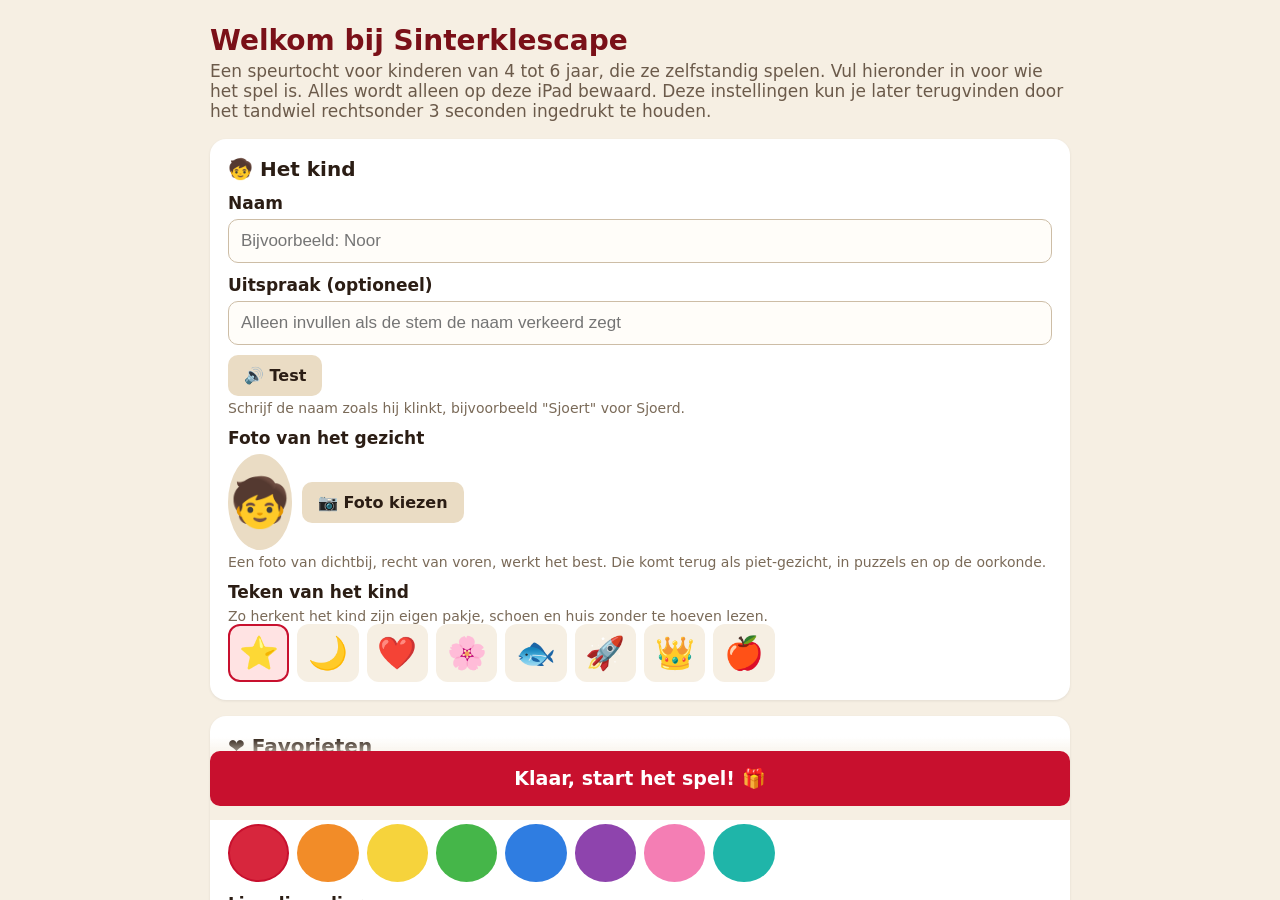
<file: index.html>
<!doctype html>
<html lang="nl">
<head>
<meta charset="utf-8">
<meta name="viewport" content="width=device-width, initial-scale=1, maximum-scale=1, user-scalable=no, viewport-fit=cover">
<title>Sinterklescape</title>
<meta name="description" content="Een sinterklaas-speurtocht voor kinderen van 4 tot 6 jaar.">
<meta name="theme-color" content="#7a1018">
<meta name="apple-mobile-web-app-capable" content="yes">
<meta name="mobile-web-app-capable" content="yes">
<meta name="apple-mobile-web-app-status-bar-style" content="black-translucent">
<meta name="apple-mobile-web-app-title" content="Sinterklescape">
<link rel="manifest" href="manifest.webmanifest">
<link rel="icon" href="img/icon.svg" type="image/svg+xml">
<link rel="apple-touch-icon" href="img/icon-180.png">
<link rel="stylesheet" href="css/app.css">
<script src="vendor/jsQR.js" defer></script>
<script type="module" src="js/main.js"></script>
</head>
<body>
<div id="viewport">
  <div id="stage"></div>
</div>
<div id="caption" aria-live="polite"></div>
<div id="rotate">
  <div class="rotate-icon">📱</div>
  <p>Draai de iPad een kwartslag</p>
</div>
<div id="overlay"></div>
<noscript>Dit spel heeft JavaScript nodig.</noscript>
</body>
</html>
</file>
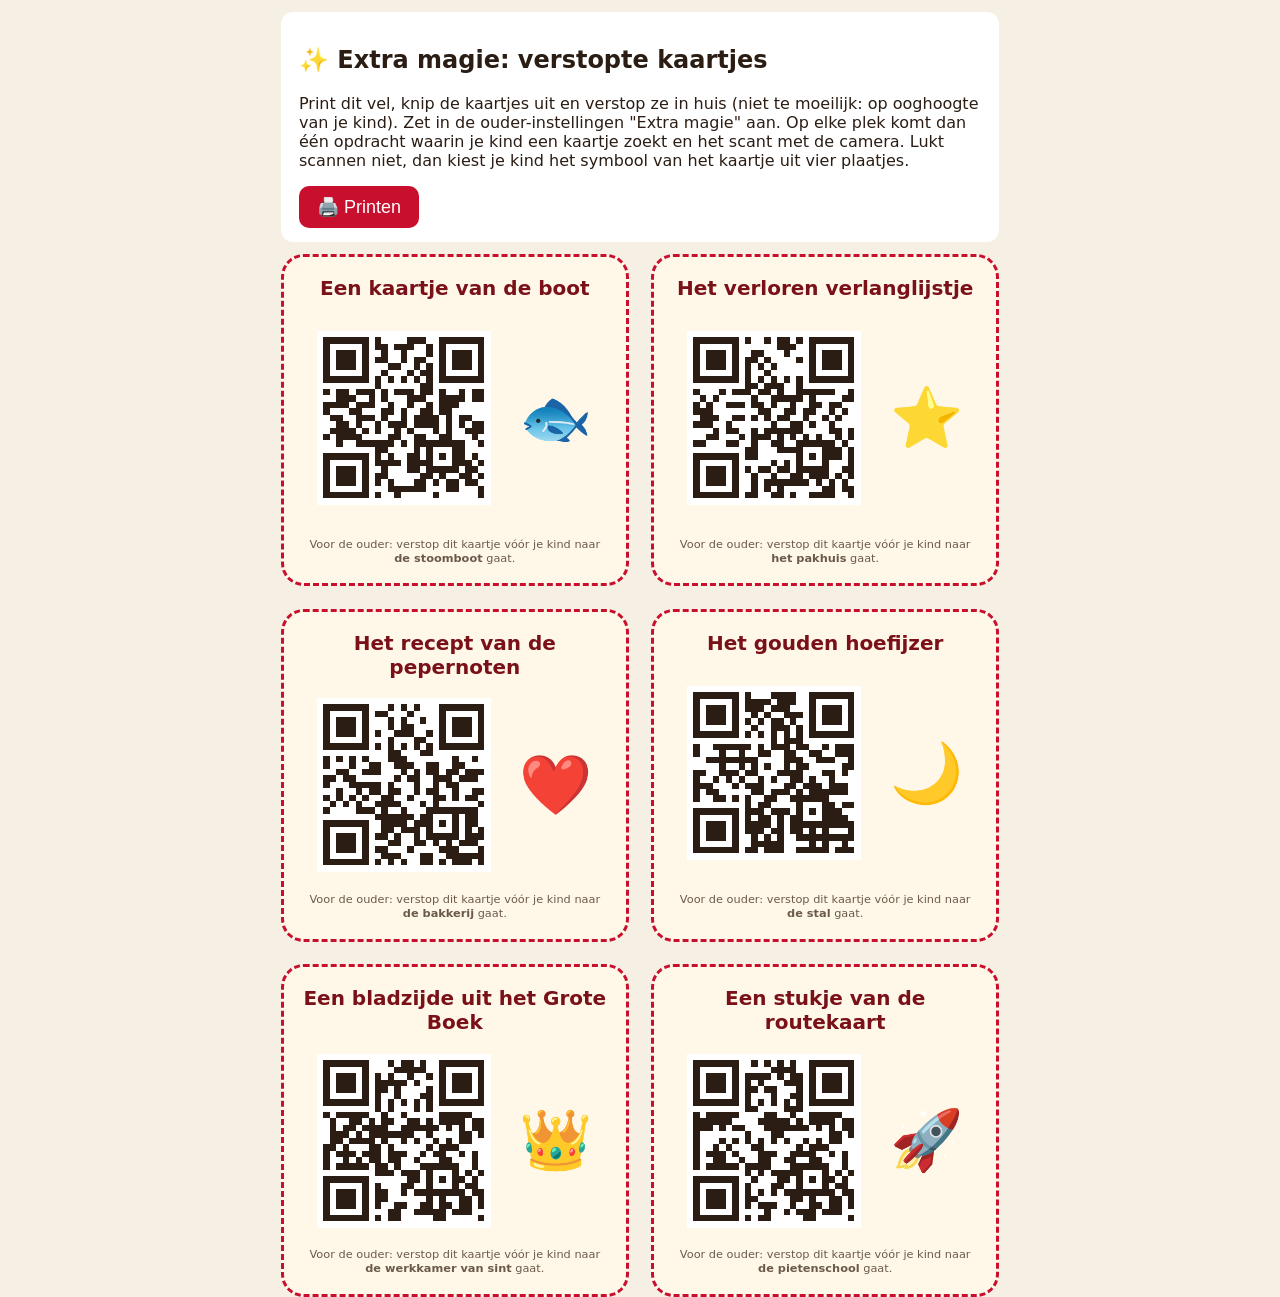
<file: print/kaartjes.html>
<!doctype html>
<html lang="nl"><head><meta charset="utf-8"><meta name="viewport" content="width=device-width, initial-scale=1">
<title>Sinterklescape kaartjes</title>
<style>
  @page { size: A4; margin: 10mm; }
  * { box-sizing: border-box; }
  body { font-family: ui-rounded, "Arial Rounded MT Bold", system-ui, sans-serif; margin: 0; background: #f6efe3; color: #2b1d14; }
  .uitleg { max-width: 190mm; margin: 12px auto; background: #fff; padding: 14px 18px; border-radius: 12px; }
  .uitleg button { font-size: 18px; padding: 10px 18px; border-radius: 10px; border: none; background: #c8102e; color: #fff; }
  .vel { display: grid; grid-template-columns: 1fr 1fr; gap: 6mm; width: 190mm; margin: 0 auto; }
  .kaart { border: 3px dashed #c8102e; border-radius: 6mm; padding: 5mm; background: #fff8e8; height: 88mm; display: flex; flex-direction: column; break-inside: avoid; }
  .titel { font-weight: 900; font-size: 15pt; text-align: center; color: #7a1018; }
  .midden { flex: 1; display: flex; align-items: center; justify-content: space-around; }
  .qr { width: 46mm; height: 46mm; } .qr svg { width: 100%; height: 100%; }
  .sym { font-size: 44pt; font-family: "Apple Color Emoji","Segoe UI Emoji","Noto Color Emoji",sans-serif; }
  .voet { font-size: 8.5pt; color: #6b5a4a; text-align: center; }
  @media print { .uitleg { display: none; } body { background: #fff; } }
</style></head><body>
<div class="uitleg">
  <h2>✨ Extra magie: verstopte kaartjes</h2>
  <p>Print dit vel, knip de kaartjes uit en verstop ze in huis (niet te moeilijk: op ooghoogte van je kind). Zet in de ouder-instellingen "Extra magie" aan. Op elke plek komt dan één opdracht waarin je kind een kaartje zoekt en het scant met de camera. Lukt scannen niet, dan kiest je kind het symbool van het kaartje uit vier plaatjes.</p>
  <button onclick="print()">🖨️ Printen</button>
</div>
<div class="vel">
<div class="kaart">
    <div class="titel">Een kaartje van de boot</div>
    <div class="midden"><div class="qr"><svg xmlns="http://www.w3.org/2000/svg" viewBox="0 0 27 27" shape-rendering="crispEdges"><path fill="#ffffff" d="M0 0h27v27H0z"/><path stroke="#2b1d14" d="M1 1.5h7m1 0h1m4 0h3m2 0h7M1 2.5h1m5 0h1m1 0h2m1 0h3m2 0h1m1 0h1m5 0h1M1 3.5h1m1 0h3m1 0h1m2 0h1m2 0h1m3 0h1m1 0h1m1 0h3m1 0h1M1 4.5h1m1 0h3m1 0h1m1 0h2m2 0h1m1 0h2m2 0h1m1 0h3m1 0h1M1 5.5h1m1 0h3m1 0h1m3 0h2m2 0h1m1 0h1m1 0h1m1 0h3m1 0h1M1 6.5h1m5 0h1m2 0h1m3 0h1m1 0h2m1 0h1m5 0h1M1 7.5h7m1 0h1m1 0h1m1 0h1m1 0h1m1 0h1m1 0h7M9 8.5h1m6 0h2M1 9.5h1m1 0h2m1 0h3m1 0h1m1 0h3m1 0h2m1 0h1m2 0h1m1 0h2M3 10.5h3m2 0h1m1 0h1m3 0h3m2 0h4m1 0h2M1 11.5h4m1 0h3m2 0h1m2 0h1m2 0h1m1 0h3M1 12.5h1m3 0h2m3 0h2m1 0h1m2 0h2m1 0h2M2 13.5h2m2 0h3m1 0h1m2 0h1m1 0h4m1 0h1m1 0h2M3 14.5h2m1 0h1m2 0h1m1 0h3m1 0h4m1 0h1m1 0h1m1 0h2M2 15.5h4m1 0h1m1 0h1m2 0h1m1 0h1m3 0h1m1 0h1m2 0h3M1 16.5h1m1 0h4m4 0h2m2 0h2m2 0h2m3 0h1M3 17.5h1m2 0h6m1 0h1m1 0h8m2 0h1M9 18.5h2m4 0h1m1 0h1m3 0h2M1 19.5h7m1 0h1m1 0h1m2 0h2m1 0h1m1 0h1m1 0h2m1 0h1M1 20.5h1m5 0h1m1 0h4m1 0h4m3 0h3m1 0h1M1 21.5h1m1 0h3m1 0h1m2 0h1m3 0h2m1 0h5m1 0h2M1 22.5h1m1 0h3m1 0h1m1 0h2m5 0h2m1 0h1m2 0h2m1 0h1M1 23.5h1m1 0h3m1 0h1m1 0h1m1 0h1m3 0h2m1 0h1m1 0h2m1 0h2M1 24.5h1m5 0h1m3 0h6m3 0h2m3 0h1M1 25.5h7m1 0h1m2 0h1m5 0h1m6 0h1"/></svg>
</div><div class="sym">🐟</div></div>
    <div class="voet">Voor de ouder: verstop dit kaartje vóór je kind naar <b>de stoomboot</b> gaat.</div>
  </div>
<div class="kaart">
    <div class="titel">Het verloren verlanglijstje</div>
    <div class="midden"><div class="qr"><svg xmlns="http://www.w3.org/2000/svg" viewBox="0 0 27 27" shape-rendering="crispEdges"><path fill="#ffffff" d="M0 0h27v27H0z"/><path stroke="#2b1d14" d="M1 1.5h7m1 0h1m2 0h1m1 0h2m1 0h1m1 0h7M1 2.5h1m5 0h1m6 0h3m2 0h1m5 0h1M1 3.5h1m1 0h3m1 0h1m2 0h2m3 0h1m3 0h1m1 0h3m1 0h1M1 4.5h1m1 0h3m1 0h1m1 0h2m1 0h1m4 0h1m1 0h1m1 0h3m1 0h1M1 5.5h1m1 0h3m1 0h1m1 0h1m1 0h1m1 0h1m5 0h1m1 0h3m1 0h1M1 6.5h1m5 0h1m1 0h1m2 0h1m6 0h1m5 0h1M1 7.5h7m1 0h1m1 0h1m1 0h1m1 0h1m1 0h1m1 0h7M9 8.5h2m1 0h3m2 0h1M1 9.5h1m3 0h1m1 0h3m1 0h2m1 0h1m2 0h6m2 0h1M2 10.5h1m1 0h1m5 0h1m2 0h5m1 0h1m4 0h2M1 11.5h1m1 0h1m2 0h3m1 0h2m1 0h1m2 0h1m2 0h2m1 0h2M1 12.5h3m7 0h2m2 0h2m1 0h2m2 0h1m1 0h1M2 13.5h3m2 0h2m1 0h1m1 0h1m1 0h2m2 0h1m2 0h1m1 0h1M1 14.5h3m2 0h1m6 0h1m2 0h2m1 0h1m2 0h1M4 15.5h1m1 0h2m2 0h1m1 0h6m4 0h2m1 0h1M3 16.5h2m3 0h1m1 0h3m1 0h1m1 0h1m1 0h1m1 0h1m2 0h1m1 0h1M1 17.5h2m3 0h2m2 0h1m2 0h2m2 0h6m1 0h1M9 18.5h2m3 0h4m3 0h3m1 0h1M1 19.5h7m1 0h2m6 0h1m1 0h1m1 0h3m1 0h1M1 20.5h1m5 0h1m5 0h1m1 0h1m1 0h1m3 0h1m3 0h1M1 21.5h1m1 0h3m1 0h1m1 0h1m1 0h2m1 0h2m1 0h5m2 0h2M1 22.5h1m1 0h3m1 0h1m2 0h1m2 0h1m2 0h2m1 0h3m1 0h1m1 0h1M1 23.5h1m1 0h3m1 0h1m2 0h1m1 0h7m1 0h1m1 0h1m1 0h1M1 24.5h1m5 0h1m2 0h1m1 0h1m1 0h1m6 0h2m1 0h2M1 25.5h7m1 0h2m2 0h2m1 0h1m2 0h4m2 0h1"/></svg>
</div><div class="sym">⭐</div></div>
    <div class="voet">Voor de ouder: verstop dit kaartje vóór je kind naar <b>het pakhuis</b> gaat.</div>
  </div>
<div class="kaart">
    <div class="titel">Het recept van de pepernoten</div>
    <div class="midden"><div class="qr"><svg xmlns="http://www.w3.org/2000/svg" viewBox="0 0 27 27" shape-rendering="crispEdges"><path fill="#ffffff" d="M0 0h27v27H0z"/><path stroke="#2b1d14" d="M1 1.5h7m3 0h1m1 0h1m1 0h1m3 0h7M1 2.5h1m5 0h1m1 0h2m3 0h1m4 0h1m5 0h1M1 3.5h1m1 0h3m1 0h1m3 0h1m1 0h1m2 0h1m2 0h1m1 0h3m1 0h1M1 4.5h1m1 0h3m1 0h1m3 0h1m1 0h2m4 0h1m1 0h3m1 0h1M1 5.5h1m1 0h3m1 0h1m1 0h1m2 0h3m2 0h1m1 0h1m1 0h3m1 0h1M1 6.5h1m5 0h1m3 0h1m3 0h2m2 0h1m5 0h1M1 7.5h7m1 0h1m1 0h1m1 0h1m1 0h1m1 0h1m1 0h7M11 8.5h2m3 0h2M1 9.5h1m1 0h1m1 0h1m1 0h1m3 0h3m7 0h1m2 0h1M1 10.5h1m3 0h1m2 0h2m2 0h3m2 0h2m2 0h2M3 11.5h2m2 0h3m3 0h1m1 0h1m1 0h2m1 0h2m1 0h3M1 12.5h2m1 0h2m6 0h1m1 0h2m2 0h3m1 0h3M1 13.5h1m3 0h5m1 0h1m3 0h1m2 0h1m1 0h2M3 14.5h1m2 0h1m1 0h2m1 0h2m2 0h1m1 0h2m2 0h1m2 0h2M1 15.5h1m1 0h1m1 0h1m1 0h1m2 0h2m2 0h1m3 0h2m1 0h1m1 0h2M2 16.5h1m1 0h1m1 0h1m2 0h4m3 0h1m1 0h1m6 0h1M1 17.5h1m4 0h3m1 0h1m2 0h1m3 0h8M9 18.5h6m1 0h2m3 0h1m1 0h2M1 19.5h7m2 0h4m1 0h3m1 0h1m1 0h1m1 0h2M1 20.5h1m5 0h1m2 0h2m1 0h3m1 0h1m3 0h1m1 0h1m1 0h1M1 21.5h1m1 0h3m1 0h1m1 0h2m1 0h1m2 0h1m1 0h5m1 0h3M1 22.5h1m1 0h3m1 0h1m3 0h2m2 0h2m1 0h1m1 0h1m1 0h3M1 23.5h1m1 0h3m1 0h1m1 0h2m3 0h1m4 0h3m3 0h1M1 24.5h1m5 0h1m2 0h3m3 0h2m2 0h6M1 25.5h7m1 0h1m1 0h1m1 0h1m2 0h2m1 0h1m1 0h3m1 0h1"/></svg>
</div><div class="sym">❤️</div></div>
    <div class="voet">Voor de ouder: verstop dit kaartje vóór je kind naar <b>de bakkerij</b> gaat.</div>
  </div>
<div class="kaart">
    <div class="titel">Het gouden hoefijzer</div>
    <div class="midden"><div class="qr"><svg xmlns="http://www.w3.org/2000/svg" viewBox="0 0 27 27" shape-rendering="crispEdges"><path fill="#ffffff" d="M0 0h27v27H0z"/><path stroke="#2b1d14" d="M1 1.5h7m1 0h1m3 0h4m2 0h7M1 2.5h1m5 0h1m1 0h4m1 0h3m2 0h1m5 0h1M1 3.5h1m1 0h3m1 0h1m1 0h3m1 0h3m3 0h1m1 0h3m1 0h1M1 4.5h1m1 0h3m1 0h1m2 0h1m1 0h1m2 0h3m1 0h1m1 0h3m1 0h1M1 5.5h1m1 0h3m1 0h1m1 0h1m1 0h1m1 0h2m1 0h1m2 0h1m1 0h3m1 0h1M1 6.5h1m5 0h1m2 0h1m2 0h3m1 0h1m1 0h1m5 0h1M1 7.5h7m1 0h1m1 0h1m1 0h1m1 0h1m1 0h1m1 0h7M13 8.5h1m1 0h3M1 9.5h1m2 0h6m1 0h1m1 0h3m1 0h2m2 0h1m1 0h3M1 10.5h1m3 0h1m2 0h1m2 0h2m2 0h2m2 0h2m2 0h3M3 11.5h8m4 0h3m2 0h3m2 0h1M5 12.5h1m2 0h1m1 0h1m1 0h1m2 0h1m1 0h2m5 0h2M1 13.5h2m2 0h3m1 0h2m3 0h4m3 0h2m1 0h1M1 14.5h1m2 0h1m1 0h1m1 0h1m2 0h1m1 0h1m2 0h2m1 0h1m2 0h1M1 15.5h3m3 0h1m1 0h3m3 0h2m1 0h3m1 0h3M1 16.5h1m1 0h2m5 0h2m1 0h3m1 0h1m1 0h6M1 17.5h1m2 0h2m1 0h1m1 0h1m2 0h2m2 0h6M9 18.5h1m1 0h2m4 0h1m3 0h2m1 0h2M1 19.5h7m1 0h3m1 0h3m1 0h1m1 0h1m1 0h3M1 20.5h1m5 0h1m1 0h1m1 0h2m1 0h1m1 0h2m3 0h4M1 21.5h1m1 0h3m1 0h1m1 0h4m1 0h1m1 0h10M1 22.5h1m1 0h3m1 0h1m1 0h3m1 0h2m1 0h2m1 0h1m1 0h1m3 0h1M1 23.5h1m1 0h3m1 0h1m2 0h1m1 0h1m1 0h1m2 0h9M1 24.5h1m5 0h1m2 0h5m4 0h1m1 0h1m2 0h1M1 25.5h7m1 0h2m1 0h3m2 0h5m1 0h3"/></svg>
</div><div class="sym">🌙</div></div>
    <div class="voet">Voor de ouder: verstop dit kaartje vóór je kind naar <b>de stal</b> gaat.</div>
  </div>
<div class="kaart">
    <div class="titel">Een bladzijde uit het Grote Boek</div>
    <div class="midden"><div class="qr"><svg xmlns="http://www.w3.org/2000/svg" viewBox="0 0 27 27" shape-rendering="crispEdges"><path fill="#ffffff" d="M0 0h27v27H0z"/><path stroke="#2b1d14" d="M1 1.5h7m3 0h1m1 0h2m1 0h1m2 0h7M1 2.5h1m5 0h1m4 0h5m2 0h1m5 0h1M1 3.5h1m1 0h3m1 0h1m1 0h1m1 0h1m2 0h1m2 0h1m1 0h1m1 0h3m1 0h1M1 4.5h1m1 0h3m1 0h1m1 0h5m1 0h1m3 0h1m1 0h3m1 0h1M1 5.5h1m1 0h3m1 0h1m1 0h2m1 0h1m4 0h1m1 0h1m1 0h3m1 0h1M1 6.5h1m5 0h1m1 0h1m2 0h1m3 0h2m1 0h1m5 0h1M1 7.5h7m1 0h1m1 0h1m1 0h1m1 0h1m1 0h1m1 0h7M9 8.5h1m1 0h1m3 0h1m1 0h1M1 9.5h1m1 0h5m2 0h1m2 0h1m5 0h5M2 10.5h1m2 0h2m1 0h1m1 0h2m2 0h2m1 0h1m1 0h4m1 0h2M2 11.5h1m1 0h2m1 0h4m2 0h6m1 0h1m1 0h1m1 0h2M2 12.5h3m1 0h1m1 0h7m2 0h1m4 0h2m1 0h1M2 13.5h2m1 0h4m1 0h1m2 0h1m1 0h1m2 0h1m1 0h1m1 0h2M1 14.5h2m1 0h1m3 0h2m1 0h1m5 0h1m1 0h3M1 15.5h1m1 0h3m1 0h3m1 0h3m2 0h1m1 0h2m2 0h1m1 0h1M1 16.5h1m2 0h1m1 0h1m1 0h2m1 0h2m2 0h1m3 0h2m3 0h1M1 17.5h1m1 0h5m1 0h2m1 0h1m3 0h6m2 0h1M9 18.5h3m1 0h3m1 0h1m3 0h1m1 0h1m1 0h1M1 19.5h7m6 0h2m1 0h1m1 0h1m1 0h2m1 0h1M1 20.5h1m5 0h1m1 0h1m3 0h2m2 0h1m3 0h1m1 0h2M1 21.5h1m1 0h3m1 0h1m1 0h2m2 0h1m1 0h8m1 0h2M1 22.5h1m1 0h3m1 0h1m1 0h2m6 0h1m1 0h1m2 0h2m1 0h1M1 23.5h1m1 0h3m1 0h1m1 0h1m2 0h2m2 0h2m1 0h2m1 0h2m1 0h1M1 24.5h1m5 0h1m3 0h2m2 0h5m1 0h3M1 25.5h7m1 0h1m1 0h2m5 0h2m5 0h1"/></svg>
</div><div class="sym">👑</div></div>
    <div class="voet">Voor de ouder: verstop dit kaartje vóór je kind naar <b>de werkkamer van sint</b> gaat.</div>
  </div>
<div class="kaart">
    <div class="titel">Een stukje van de routekaart</div>
    <div class="midden"><div class="qr"><svg xmlns="http://www.w3.org/2000/svg" viewBox="0 0 27 27" shape-rendering="crispEdges"><path fill="#ffffff" d="M0 0h27v27H0z"/><path stroke="#2b1d14" d="M1 1.5h7m2 0h1m1 0h1m1 0h1m1 0h1m2 0h7M1 2.5h1m5 0h1m5 0h4m2 0h1m5 0h1M1 3.5h1m1 0h3m1 0h1m1 0h4m1 0h1m1 0h2m1 0h1m1 0h3m1 0h1M1 4.5h1m1 0h3m1 0h1m1 0h1m1 0h1m3 0h3m1 0h1m1 0h3m1 0h1M1 5.5h1m1 0h3m1 0h1m1 0h2m1 0h2m3 0h1m1 0h1m1 0h3m1 0h1M1 6.5h1m5 0h1m1 0h1m3 0h1m2 0h2m1 0h1m5 0h1M1 7.5h7m1 0h1m1 0h1m1 0h1m1 0h1m1 0h1m1 0h7M9 8.5h2m4 0h3M1 9.5h1m1 0h5m4 0h2m2 0h1m2 0h5M1 10.5h6m4 0h5m1 0h1m1 0h4m1 0h2M1 11.5h3m1 0h1m1 0h2m3 0h7m1 0h1m1 0h1m1 0h2M1 12.5h1m7 0h1m3 0h2m7 0h2m1 0h1M1 13.5h1m3 0h1m1 0h1m1 0h1m1 0h1m1 0h1m1 0h1m2 0h1m1 0h1m1 0h2M1 14.5h1m2 0h1m1 0h1m3 0h2m5 0h1m1 0h3M1 15.5h1m1 0h3m1 0h1m3 0h3m2 0h4m2 0h1m1 0h1M1 16.5h1m2 0h2m2 0h1m2 0h2m2 0h2m2 0h2m3 0h1M1 17.5h1m1 0h5m1 0h4m3 0h6m2 0h1M9 18.5h1m1 0h1m1 0h5m3 0h1m1 0h1m1 0h1M1 19.5h7m2 0h1m3 0h2m1 0h1m1 0h1m1 0h2m1 0h1M1 20.5h1m5 0h1m1 0h1m3 0h2m2 0h1m3 0h1m1 0h2M1 21.5h1m1 0h3m1 0h1m1 0h1m1 0h1m1 0h1m1 0h8m1 0h2M1 22.5h1m1 0h3m1 0h1m1 0h2m5 0h2m1 0h1m2 0h2m1 0h1M1 23.5h1m1 0h3m1 0h1m1 0h1m1 0h3m2 0h1m2 0h2m1 0h2m1 0h1M1 24.5h1m5 0h1m4 0h1m2 0h1m1 0h3m1 0h3M1 25.5h7m1 0h1m1 0h2m5 0h2m5 0h1"/></svg>
</div><div class="sym">🚀</div></div>
    <div class="voet">Voor de ouder: verstop dit kaartje vóór je kind naar <b>de pietenschool</b> gaat.</div>
  </div>
</div>
</body></html>
</file>
<file: css/app.css>
:root {
  --rood: #c8102e;
  --rood-donker: #7a1018;
  --goud: #f2b632;
  --goud-licht: #ffe08a;
  --nacht: #1d2b53;
  --nacht-licht: #34477e;
  --hout: #9a5b2e;
  --hout-licht: #d9a066;
  --creme: #fff6e5;
  --groen: #3fa34d;
  --inkt: #2b1d14;
  --font: ui-rounded, "SF Pro Rounded", "Arial Rounded MT Bold", "Nunito", system-ui, sans-serif;
  --emoji: "Apple Color Emoji", "Segoe UI Emoji", "Noto Color Emoji", sans-serif;
}

* { box-sizing: border-box; -webkit-tap-highlight-color: transparent; }

html, body {
  margin: 0; height: 100%; overflow: hidden;
  background: #120c08;
  color: var(--inkt);
  font-family: var(--font);
  -webkit-user-select: none; user-select: none;
  -webkit-touch-callout: none;
  touch-action: none;
  overscroll-behavior: none;
}

button { font-family: inherit; }

#viewport {
  position: fixed; inset: 0;
  display: flex; align-items: center; justify-content: center;
  overflow: hidden;
}

#stage {
  position: absolute;
  width: 1200px; height: 860px;
  left: 50%; top: 50%;
  transform-origin: 0 0;
  overflow: hidden;
  background: var(--creme);
  border-radius: 0;
}

.screen { position: absolute; inset: 0; overflow: hidden; }

/* ---------- caption (ondertitel voor ouders) ---------- */
#caption {
  position: fixed; left: 50%; bottom: max(4px, env(safe-area-inset-bottom));
  transform: translateX(-50%);
  max-width: 60vw;
  padding: 4px 14px; border-radius: 14px;
  background: rgba(0,0,0,.45); color: #fff;
  font-size: 13px; line-height: 1.3; text-align: center;
  pointer-events: none; opacity: 0; transition: opacity .3s;
  z-index: 50;
}
#caption.on { opacity: 1; }

/* ---------- draai-scherm ---------- */
#rotate {
  display: none; position: fixed; inset: 0; z-index: 100;
  background: var(--rood-donker); color: #fff;
  flex-direction: column; align-items: center; justify-content: center;
  font-size: 28px; text-align: center; padding: 24px;
}
#rotate .rotate-icon { font-size: 120px; font-family: var(--emoji); animation: rotate-hint 2.4s ease-in-out infinite; }
@keyframes rotate-hint { 0%,30% { transform: rotate(0); } 60%,100% { transform: rotate(-90deg); } }
@media (orientation: portrait) {
  body.game #rotate { display: flex; }
}

/* ---------- algemene knoppen ---------- */
.emoji { font-family: var(--emoji); line-height: 1; }

.big-btn {
  border: none; cursor: pointer;
  min-width: 110px; min-height: 110px;
  border-radius: 999px;
  background: radial-gradient(circle at 35% 30%, #ffe08a, var(--goud) 60%, #c98a12);
  box-shadow: 0 8px 0 #9a6a0c, 0 14px 24px rgba(0,0,0,.25);
  font-size: 60px;
  display: inline-flex; align-items: center; justify-content: center;
  transition: transform .1s;
}
.big-btn:active { transform: translateY(6px); box-shadow: 0 2px 0 #9a6a0c; }
.big-btn.groen { background: radial-gradient(circle at 35% 30%, #a9eaa0, #3fa34d 60%, #2a7535); box-shadow: 0 8px 0 #1f5a28, 0 14px 24px rgba(0,0,0,.25); }

.corner-btn {
  position: absolute; z-index: 20;
  width: 92px; height: 92px; border-radius: 50%;
  border: 5px solid #fff;
  background: var(--rood); color: #fff;
  font-size: 44px; cursor: pointer;
  box-shadow: 0 6px 14px rgba(0,0,0,.3);
  display: flex; align-items: center; justify-content: center;
}
.corner-btn:active { transform: scale(.94); }
.btn-oor { left: 18px; top: 18px; }
.btn-huis { right: 18px; top: 18px; background: var(--nacht); }
.btn-gear {
  position: absolute; right: 8px; bottom: 8px; z-index: 30;
  width: 54px; height: 54px; border-radius: 50%;
  border: none; background: rgba(0,0,0,.12);
  font-size: 28px; color: rgba(0,0,0,.45);
}
.btn-gear .ring {
  position: absolute; inset: -4px; border-radius: 50%;
  background: conic-gradient(var(--rood) calc(var(--p, 0) * 1%), transparent 0);
  -webkit-mask: radial-gradient(circle, transparent 27px, #000 28px);
  mask: radial-gradient(circle, transparent 27px, #000 28px);
}

/* ---------- animaties ---------- */
@keyframes wiggle { 0%,100% { transform: translateX(0) rotate(0); } 20% { transform: translateX(-12px) rotate(-6deg); } 40% { transform: translateX(10px) rotate(5deg); } 60% { transform: translateX(-7px) rotate(-3deg); } 80% { transform: translateX(4px) rotate(2deg); } }
.wiggle { animation: wiggle .5s ease-in-out; }

@keyframes pulse-glow { 0%,100% { filter: drop-shadow(0 0 0 rgba(255,215,64,0)); transform: scale(1); } 50% { filter: drop-shadow(0 0 18px rgba(255,200,40,1)); transform: scale(1.12); } }
.hint-glow { animation: pulse-glow 1.1s ease-in-out infinite; z-index: 15; }

@keyframes bob { 0%,100% { transform: translateY(0); } 50% { transform: translateY(-10px); } }
.bob { animation: bob 2.2s ease-in-out infinite; }

@keyframes pop-in { 0% { transform: scale(0); opacity: 0; } 70% { transform: scale(1.15); opacity: 1; } 100% { transform: scale(1); } }
.pop-in { animation: pop-in .45s cubic-bezier(.3,1.6,.6,1) both; }

@keyframes sparkle { 0% { transform: translate(-50%,-50%) scale(.2); opacity: 1; } 100% { transform: translate(calc(-50% + var(--dx)), calc(-50% + var(--dy))) scale(1); opacity: 0; } }
.sparkle { position: absolute; font-size: 34px; pointer-events: none; z-index: 40; animation: sparkle .8s ease-out forwards; font-family: var(--emoji); }

.confetti { position: absolute; width: 14px; height: 22px; z-index: 45; pointer-events: none; border-radius: 3px; }

.hand {
  position: absolute; z-index: 60; font-size: 80px; pointer-events: none;
  font-family: var(--emoji);
  transition: left .9s ease-in-out, top .9s ease-in-out;
  filter: drop-shadow(0 4px 6px rgba(0,0,0,.35));
}

/* ---------- versleepbare dingen ---------- */
.draggable { cursor: grab; touch-action: none; z-index: 10; }
.draggable.dragging { z-index: 50; filter: drop-shadow(0 12px 12px rgba(0,0,0,.35)); transform: scale(1.12); }
.draggable.returning { transition: left .35s ease, top .35s ease; }

/* ---------- kaart ---------- */
.map-place {
  position: absolute; width: 230px; height: 230px;
  border: none; background: none; padding: 0; cursor: pointer;
}
.map-place svg { width: 100%; height: 100%; filter: drop-shadow(0 8px 10px rgba(0,0,0,.35)); }
.map-place .dots { position: absolute; left: 50%; bottom: -8px; transform: translateX(-50%); display: flex; gap: 5px; background: rgba(255,255,255,.85); padding: 5px 9px; border-radius: 14px; }
.map-place .dots i { width: 14px; height: 14px; border-radius: 50%; background: #d6c7b0; display: block; }
.map-place .dots i.on { background: var(--groen); }
.map-place .item-badge { position: absolute; right: -6px; top: -6px; width: 74px; height: 74px; border-radius: 50%; background: #fff; box-shadow: 0 4px 10px rgba(0,0,0,.3); display: flex; align-items: center; justify-content: center; }
.map-place .item-badge.missing { filter: grayscale(1) opacity(.55); }
.map-place .flag { position: absolute; left: 6px; top: -14px; font-size: 52px; }
.map-place.wip { filter: grayscale(.6) opacity(.75); }

.item-bar {
  position: absolute; left: 50%; bottom: 34px; transform: translateX(-50%);
  display: flex; gap: 12px; padding: 10px 18px;
  background: rgba(255,246,229,.92); border-radius: 26px;
  box-shadow: 0 6px 18px rgba(0,0,0,.3);
}
.item-bar .slot { width: 78px; height: 78px; border-radius: 18px; background: #eadcc4; display: flex; align-items: center; justify-content: center; }
.item-bar .slot.have { background: #fff; box-shadow: inset 0 0 0 4px var(--goud); }
.item-bar .slot.missing > * { filter: grayscale(1) brightness(.2) opacity(.25); }

/* ---------- opdrachtscherm ---------- */
.task-area { position: absolute; inset: 0; }
.helper-piet { position: absolute; right: 4px; bottom: 0; width: 150px; height: 190px; z-index: 18; pointer-events: none; transition: transform .3s; }
.helper-piet.cheer { animation: bob .5s ease-in-out 2; }
.task-progress { position: absolute; left: 50%; top: 28px; transform: translateX(-50%); display: flex; gap: 8px; z-index: 20; }
.task-progress i { width: 22px; height: 22px; border-radius: 50%; background: rgba(255,255,255,.65); border: 3px solid rgba(0,0,0,.18); display: block; }
.task-progress i.on { background: var(--goud); border-color: #b5800a; }
.task-progress i.now { background: #fff; border-color: var(--rood); transform: scale(1.2); }

.card {
  position: absolute; display: flex; align-items: center; justify-content: center;
  background: #fff; border-radius: 26px;
  box-shadow: 0 6px 0 rgba(0,0,0,.15), 0 10px 20px rgba(0,0,0,.18);
  border: none; padding: 0; cursor: pointer;
}
.card:active { transform: scale(.96); }

.photo-circle { border-radius: 50%; object-fit: cover; background: #f0e2c8; display: block; }

.bin {
  position: absolute; border-radius: 30px;
  background: rgba(255,255,255,.55);
  border: 5px dashed rgba(0,0,0,.25);
  display: flex; flex-direction: column; align-items: center; justify-content: flex-start;
}
.bin.ok { border-color: var(--groen); background: rgba(160,230,160,.5); }
.bin .bin-label { margin-top: 10px; display: flex; align-items: center; justify-content: center; }
.bin .bin-content { display: flex; flex-wrap: wrap; justify-content: center; align-content: flex-start; gap: 4px; padding: 6px; flex: 1; width: 100%; }

.dots-label { display: flex; gap: 8px; flex-wrap: wrap; justify-content: center; max-width: 140px; }
.dots-label i { width: 26px; height: 26px; border-radius: 50%; background: var(--rood); display: block; box-shadow: inset 0 -4px 0 rgba(0,0,0,.2); }

.slot-ghost { position: absolute; filter: brightness(0) opacity(.18); pointer-events: none; }

.maze-cell { position: absolute; border-radius: 14px; }
.maze-cell.open { background: #b5452e; box-shadow: inset 0 -8px 0 rgba(0,0,0,.18); cursor: pointer; }
.maze-cell.open::after { content: ""; position: absolute; inset: 8px; border-radius: 8px; background: repeating-linear-gradient(0deg, rgba(0,0,0,.12) 0 4px, transparent 4px 18px); }
.maze-cell.block { background: transparent; }

.palette { position: absolute; left: 30px; top: 150px; display: flex; flex-direction: column; gap: 14px; z-index: 12; }
.palette button { width: 82px; height: 82px; border-radius: 50%; border: 6px solid #fff; box-shadow: 0 4px 10px rgba(0,0,0,.25); cursor: pointer; }
.palette button.sel { transform: scale(1.18); border-color: var(--inkt); }

.meter { position: absolute; left: 50%; transform: translateX(-50%); width: 560px; height: 60px; border-radius: 30px; background: rgba(255,255,255,.7); border: 5px solid #fff; overflow: hidden; box-shadow: 0 6px 14px rgba(0,0,0,.2); }
.meter > div { height: 100%; width: 0; background: linear-gradient(90deg, var(--goud), var(--rood)); transition: width .15s; }

.cam-box { position: absolute; left: 50%; top: 130px; transform: translateX(-50%); width: 560px; height: 420px; border-radius: 30px; overflow: hidden; background: #000; border: 8px solid #fff; box-shadow: 0 10px 30px rgba(0,0,0,.35); }
.cam-box video { width: 100%; height: 100%; object-fit: cover; }
.cam-box .frame { position: absolute; inset: 70px 120px; border: 6px dashed rgba(255,255,255,.8); border-radius: 24px; }

.small-btn {
  border: none; border-radius: 22px; padding: 12px 22px;
  background: rgba(255,255,255,.85); color: var(--inkt);
  font-size: 22px; font-weight: 700; cursor: pointer;
  box-shadow: 0 4px 10px rgba(0,0,0,.2);
}

/* ---------- start ---------- */
.title-word { font-size: 92px; font-weight: 900; color: #fff; letter-spacing: 1px; text-shadow: 0 6px 0 var(--rood-donker), 0 10px 30px rgba(0,0,0,.4); }

/* ---------- oorkonde ---------- */
.cert-img { position: absolute; left: 170px; top: 40px; width: 860px; border-radius: 12px; box-shadow: 0 16px 40px rgba(0,0,0,.45); -webkit-touch-callout: default; pointer-events: auto; }

/* ---------- ouder-instellingen (niet geschaald) ---------- */
#overlay { position: fixed; inset: 0; z-index: 80; display: none; }
#overlay.on { display: block; }
.parent {
  position: absolute; inset: 0; overflow-y: auto; -webkit-overflow-scrolling: touch;
  background: #f6efe3; color: #2b1d14;
  touch-action: pan-y; -webkit-user-select: text; user-select: text;
  font-family: -apple-system, system-ui, sans-serif; font-size: 17px;
  padding: max(16px, env(safe-area-inset-top)) max(16px, env(safe-area-inset-right)) 80px max(16px, env(safe-area-inset-left));
}
.parent .wrap { max-width: 860px; margin: 0 auto; }
.parent h1 { font-size: 28px; margin: 8px 0 4px; color: var(--rood-donker); }
.parent h2 { font-size: 20px; margin: 0 0 10px; }
.parent .sub { color: #6b5a4a; margin: 0 0 18px; }
.parent section { background: #fff; border-radius: 16px; padding: 18px; margin-bottom: 16px; box-shadow: 0 1px 3px rgba(0,0,0,.08); }
.parent label { display: block; font-weight: 600; margin: 12px 0 6px; }
.parent input[type=text], .parent select { width: 100%; font-size: 17px; padding: 11px 12px; border-radius: 10px; border: 1px solid #cdbda6; background: #fffdf9; color: inherit; }
.parent .row { display: flex; gap: 10px; align-items: center; flex-wrap: wrap; }
.parent .row > * { flex: 1 1 auto; }
.parent .hint { font-size: 14px; color: #7a6a58; margin-top: 4px; }
.parent .pbtn { border: none; border-radius: 10px; padding: 11px 16px; font-size: 16px; font-weight: 600; background: #eadcc4; color: #2b1d14; cursor: pointer; flex: 0 0 auto; }
.parent .pbtn.primary { background: var(--rood); color: #fff; }
.parent .pbtn.danger { background: #fff; color: #a01010; border: 1px solid #a01010; }
.parent .pick { display: grid; grid-template-columns: repeat(auto-fill, minmax(58px, 1fr)); gap: 8px; }
.parent .pick button { height: 58px; border-radius: 12px; border: 2px solid transparent; background: #f6efe3; font-size: 32px; font-family: var(--emoji); cursor: pointer; }
.parent .pick button.sel { border-color: var(--rood); background: #ffe3e3; }
.parent .swatch { border-radius: 50% !important; }
.parent .person { display: flex; gap: 12px; align-items: center; padding: 10px 0; border-top: 1px solid #eee2cf; }
.parent .person:first-of-type { border-top: none; }
.parent .person img, .parent .avatar { width: 64px; height: 64px; border-radius: 50%; object-fit: cover; background: #eadcc4; display: flex; align-items: center; justify-content: center; font-size: 32px; flex: 0 0 64px; }
.parent .person .grow { flex: 1; }
.parent .toggle { display: flex; align-items: center; justify-content: space-between; padding: 10px 0; gap: 12px; }
.parent .toggle input { width: 28px; height: 28px; }
.parent .sticky-bottom { position: sticky; bottom: 0; padding: 14px 0; background: linear-gradient(transparent, #f6efe3 30%); }
.parent .sticky-bottom .pbtn { width: 100%; padding: 16px; font-size: 19px; }
.parent .progress-list { font-size: 15px; }
.parent .progress-list div { display: flex; justify-content: space-between; padding: 6px 0; border-top: 1px solid #f0e6d6; }
.parent .closex { position: sticky; top: 0; float: right; z-index: 2; width: 46px; height: 46px; border-radius: 50%; border: none; background: #2b1d14; color: #fff; font-size: 22px; }

@media (prefers-color-scheme: dark) {
  .parent { background: #1d1612; color: #f3e9dc; }
  .parent section { background: #2a211b; }
  .parent input[type=text], .parent select { background: #1d1612; border-color: #4a3c30; }
  .parent .pbtn { background: #3a2e25; color: #f3e9dc; }
  .parent .pick button { background: #1d1612; }
  .parent .sub, .parent .hint { color: #b9a68f; }
  .parent .sticky-bottom { background: linear-gradient(transparent, #1d1612 30%); }
  .parent .person, .parent .progress-list div { border-color: #3a2e25; }
}
</file>
